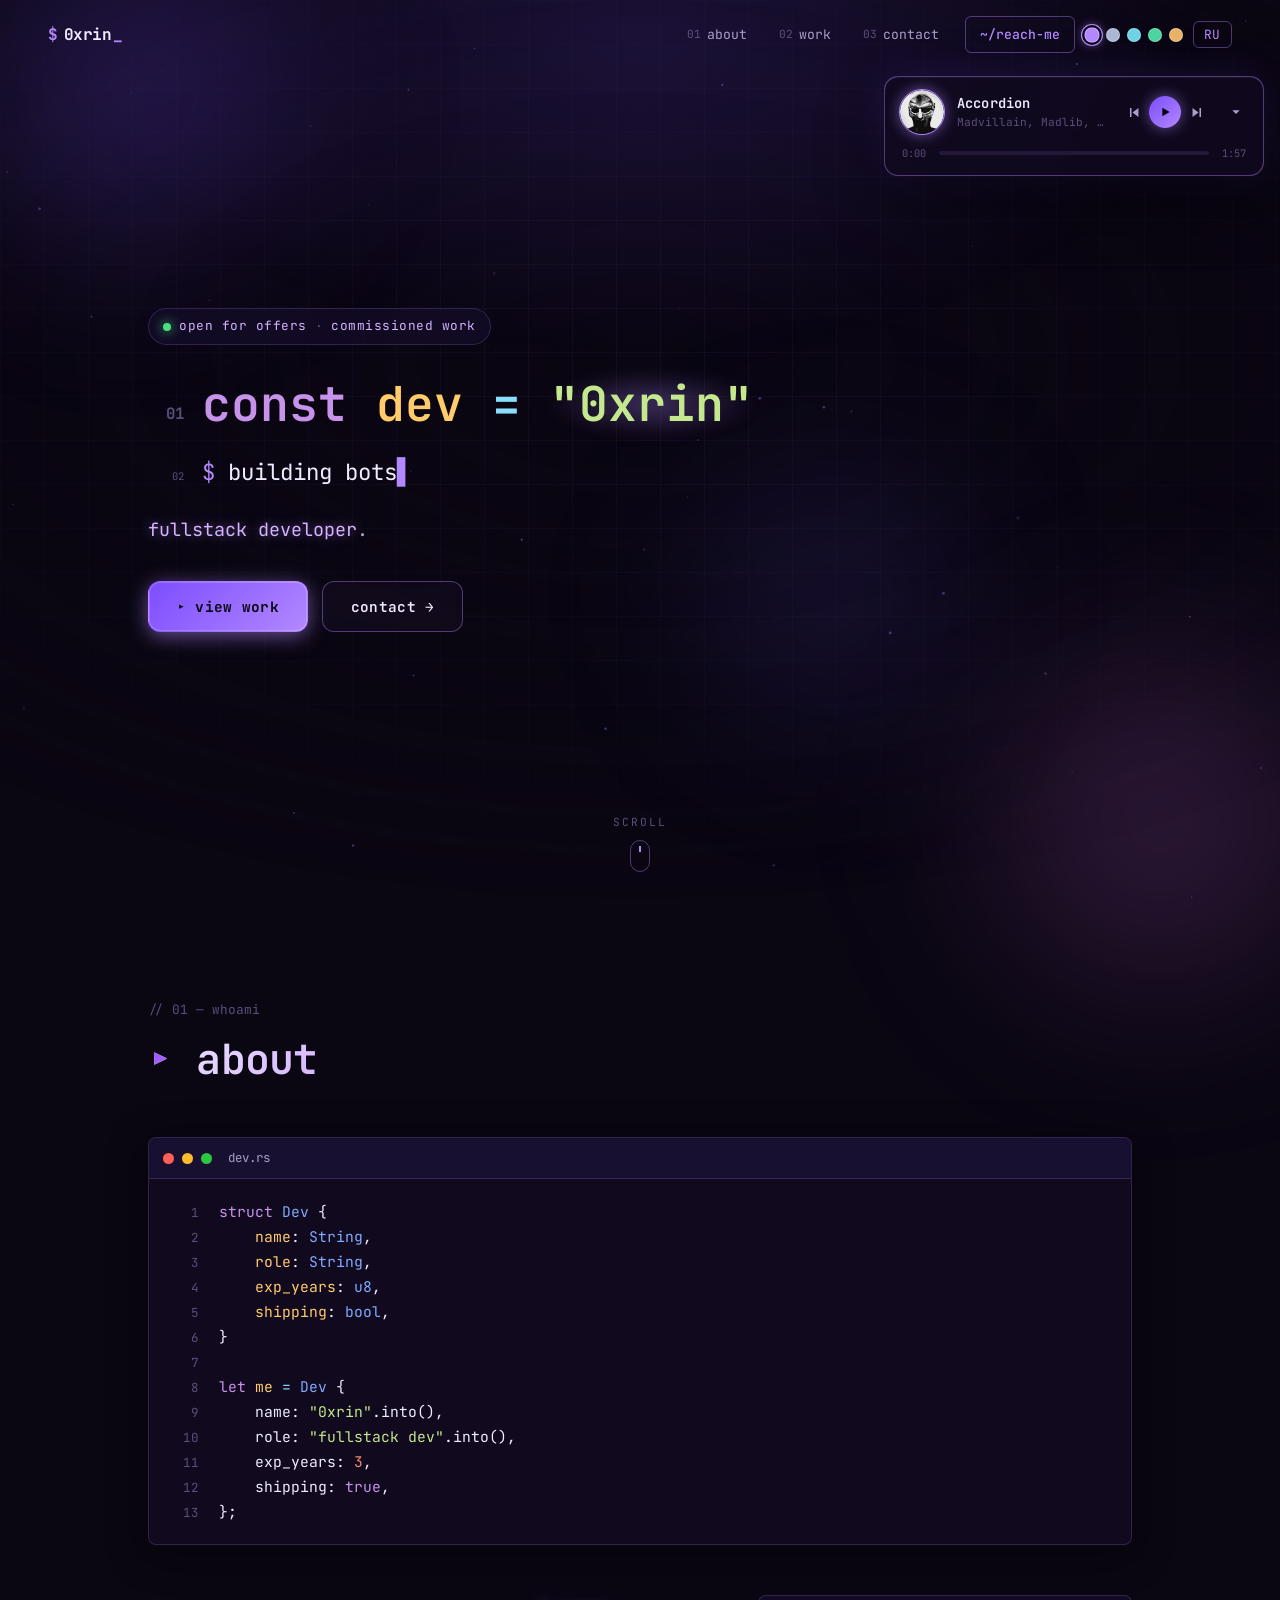
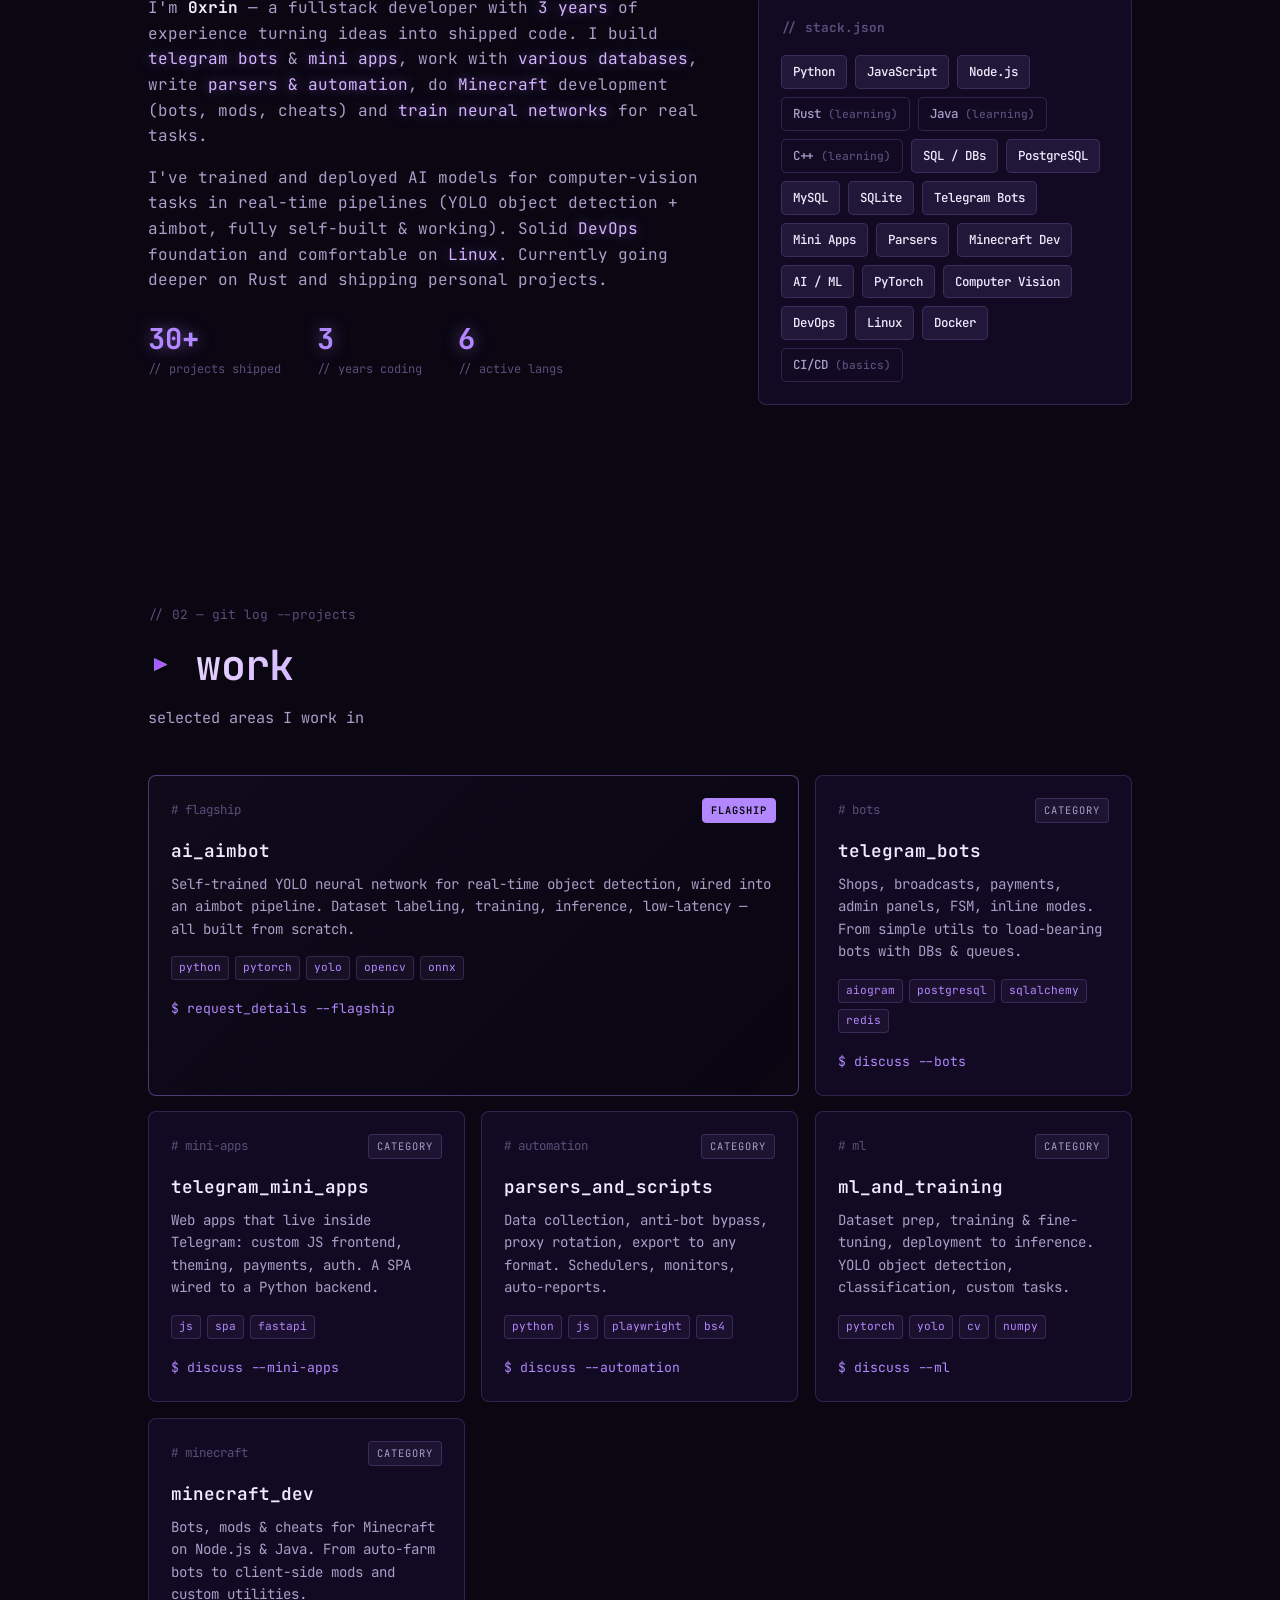
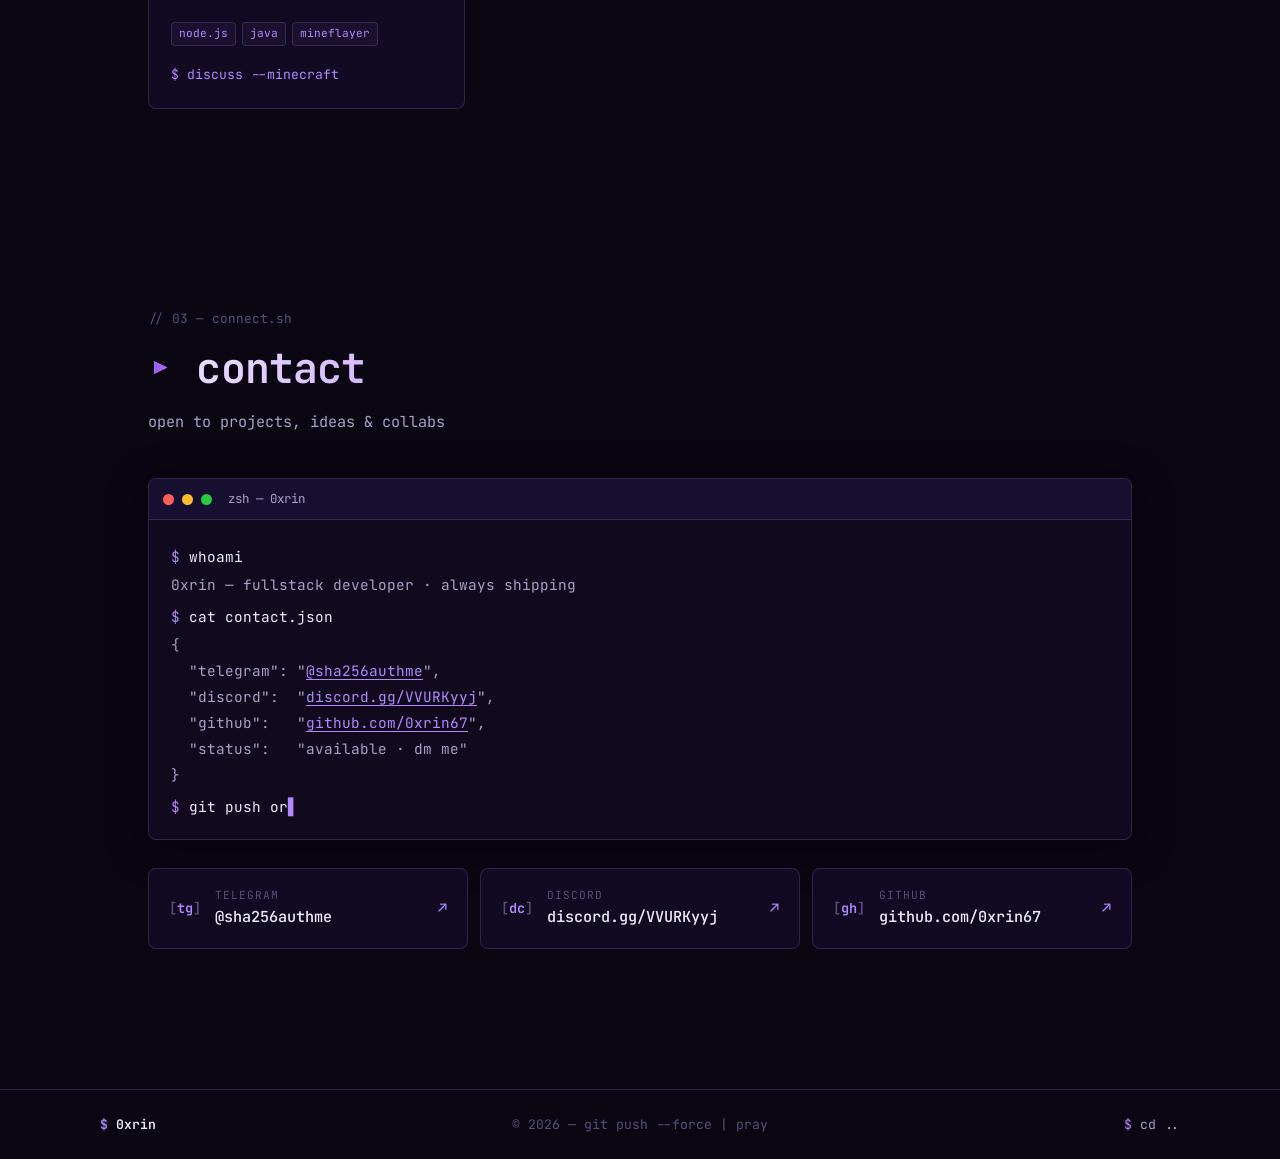
<file: index.html>
<!DOCTYPE html>
<html lang="en">
<head>
  <meta charset="UTF-8" />
  <meta name="viewport" content="width=device-width, initial-scale=1.0" />
  <meta name="description" content="0xrin — fullstack developer. Telegram bots, automation, AI/ML, Minecraft dev." />
  <meta name="author" content="0xrin" />
  <meta name="theme-color" content="#0a0a0f" />

  <link rel="canonical" href="https://0xrin.dev/" />

  <meta property="og:title" content="0xrin — developer" />
  <meta property="og:description" content="building bots · training AI · shipping code" />
  <meta property="og:type" content="website" />
  <meta property="og:url" content="https://0xrin.dev/" />
  <meta property="og:image" content="https://0xrin.dev/assets/og.png" />
  <meta property="og:image:width" content="1200" />
  <meta property="og:image:height" content="630" />

  <meta name="twitter:card" content="summary_large_image" />
  <meta name="twitter:title" content="0xrin — developer" />
  <meta name="twitter:description" content="building bots · training AI · shipping code" />
  <meta name="twitter:image" content="https://0xrin.dev/assets/og.png" />

  <title>0xrin — developer</title>

  <link rel="icon" href="data:image/svg+xml,<svg xmlns='http://www.w3.org/2000/svg' viewBox='0 0 100 100'><text y='.9em' font-size='90'>▸</text></svg>" />

  <link rel="preconnect" href="https://fonts.googleapis.com" />
  <link rel="preconnect" href="https://fonts.gstatic.com" crossorigin />
  <link href="https://fonts.googleapis.com/css2?family=JetBrains+Mono:wght@400;500;600;700&family=Inter:wght@400;500;600;700&display=swap" rel="stylesheet" />

  <link rel="stylesheet" href="css/style.css?v=3" />
</head>
<body>

  <div id="boot" class="boot" aria-hidden="true">
    <div class="boot-inner">
      <div class="boot-brand">0xrin<span class="boot-cursor">_</span></div>
      <div class="boot-log" id="bootLog"></div>
    </div>
  </div>

  <canvas id="particles" class="bg-particles" aria-hidden="true"></canvas>
  <div class="bg-grid" aria-hidden="true"></div>
  <div class="bg-orb bg-orb-1" aria-hidden="true"></div>
  <div class="bg-orb bg-orb-2" aria-hidden="true"></div>
  <div class="bg-orb bg-orb-3" aria-hidden="true"></div>

  <div class="scroll-progress" id="scrollProgress" aria-hidden="true"></div>

  <header class="navbar" id="navbar">
    <a href="#top" class="logo" aria-label="0xrin — home">
      <span class="logo-prompt">$</span><span class="logo-name">0xrin</span><span class="logo-cursor">_</span>
    </a>

    <nav class="nav-links" id="navLinks">
      <a href="#about" class="nav-link"><span class="nav-idx">01</span><span data-i18n="nav.about">about</span></a>
      <a href="#work" class="nav-link"><span class="nav-idx">02</span><span data-i18n="nav.work">work</span></a>
      <a href="#contact" class="nav-link"><span class="nav-idx">03</span><span data-i18n="nav.contact">contact</span></a>
      <a href="#contact" class="nav-link nav-cta" data-i18n="nav.cta">~/reach-me</a>
      <div class="theme-dots" id="themeDots" role="group" aria-label="Accent color">
        <button class="theme-dot" type="button" data-theme="violet" style="--d:#b388ff" aria-label="Violet"></button>
        <button class="theme-dot" type="button" data-theme="slate" style="--d:#aab8d4" aria-label="Slate gray"></button>
        <button class="theme-dot" type="button" data-theme="cyan" style="--d:#6fd3e6" aria-label="Cyan"></button>
        <button class="theme-dot" type="button" data-theme="emerald" style="--d:#4dd39e" aria-label="Emerald"></button>
        <button class="theme-dot" type="button" data-theme="amber" style="--d:#e8b366" aria-label="Amber"></button>
      </div>
      <button class="nav-link lang-toggle" id="langToggle" type="button" aria-label="Switch language / Сменить язык">RU</button>
    </nav>

    <button class="menu-toggle" id="menuToggle" aria-label="Menu" aria-expanded="false">
      <span></span><span></span><span></span>
    </button>
  </header>

  <main id="top">

    <section class="hero">
      <div class="hero-content">
        <p class="hero-tag reveal"><span class="dot"></span> <span class="status-text" data-i18n="hero.tag1">open for offers</span> <span class="status-sep">·</span> <span class="status-text" data-i18n="hero.tag2">commissioned work</span></p>

        <h1 class="hero-name reveal">
          <span class="line-no">01</span><span class="code-line"><span class="kw">const</span> <span class="var">dev</span> <span class="op">=</span> <span class="str">"0xrin"</span></span>
        </h1>

        <p class="hero-typed reveal">
          <span class="line-no">02</span><span class="code-line"><span class="prompt">$</span> <span id="typed" class="typed"></span><span class="cursor">▋</span></span>
        </p>

        <p class="hero-tagline reveal" data-i18n="hero.tagline" data-i18n-html>
          <span class="hl">fullstack developer</span>.
        </p>

        <div class="hero-actions reveal">
          <a href="#work" class="btn btn-primary"><span class="btn-arrow">▸</span> <span data-i18n="hero.viewWork">view work</span></a>
          <a href="#contact" class="btn btn-ghost"><span data-i18n="hero.contactBtn">contact</span> <span class="btn-arrow">→</span></a>
        </div>
      </div>

      <div class="scroll-hint" aria-hidden="true">
        <span class="hint-scroll" data-i18n="hint.scroll">scroll</span>
        <span class="hint-swipe" data-i18n="hint.swipe">swipe</span>
        <div class="mouse"><div class="wheel"></div></div>
        <svg class="swipe-arrow" viewBox="0 0 24 24" aria-hidden="true"><path d="M5 9l7 7 7-7" fill="none" stroke="currentColor" stroke-width="2" stroke-linecap="round" stroke-linejoin="round"/></svg>
      </div>
    </section>

    <section class="section" id="about">
      <div class="section-head reveal">
        <span class="section-comment">// 01 — whoami</span>
        <h2 class="section-title" data-i18n="about.title">about</h2>
      </div>

      <div class="editor reveal" role="img" aria-label="About 0xrin">
        <div class="editor-bar">
          <span class="dot red"></span>
          <span class="dot yellow"></span>
          <span class="dot green"></span>
          <span class="editor-tab">dev.rs</span>
        </div>
        <pre class="editor-body"><code><span class="ln">1</span><span class="kw">struct</span> <span class="type">Dev</span> {
<span class="ln">2</span>    <span class="field">name</span>: <span class="type">String</span>,
<span class="ln">3</span>    <span class="field">role</span>: <span class="type">String</span>,
<span class="ln">4</span>    <span class="field">exp_years</span>: <span class="type">u8</span>,
<span class="ln">5</span>    <span class="field">shipping</span>: <span class="type">bool</span>,
<span class="ln">6</span>}
<span class="ln">7</span>
<span class="ln">8</span><span class="kw">let</span> <span class="var">me</span> <span class="op">=</span> <span class="type">Dev</span> {
<span class="ln">9</span>    name: <span class="str">"0xrin"</span>.<span class="fn">into</span>(),
<span class="ln">10</span>    role: <span class="str">"fullstack dev"</span>.<span class="fn">into</span>(),
<span class="ln">11</span>    exp_years: <span class="num">3</span>,
<span class="ln">12</span>    shipping: <span class="kw">true</span>,
<span class="ln">13</span>};</code></pre>
      </div>

      <div class="about-grid">
        <div class="about-text reveal">
          <p data-i18n="about.p1" data-i18n-html>
            I'm <strong>0xrin</strong> — a fullstack developer with <span class="hl">3 years</span> of experience
            turning ideas into shipped code. I build <span class="hl">telegram bots</span>
            &amp; <span class="hl">mini apps</span>, work with <span class="hl">various databases</span>,
            write <span class="hl">parsers &amp; automation</span>, do <span class="hl">Minecraft</span>
            development (bots, mods, cheats) and <span class="hl">train neural networks</span> for real tasks.
          </p>
          <p data-i18n="about.p2" data-i18n-html>
            I've trained and deployed AI models for computer-vision tasks in real-time pipelines
            (YOLO object detection + aimbot, fully self-built &amp; working). Solid <span class="hl">DevOps</span> foundation
            and comfortable on <span class="hl">Linux</span>. Currently going deeper on Rust and shipping personal projects.
          </p>
          <div class="about-stats">
            <div class="stat">
              <span class="stat-num" data-target="30" data-suffix="+">0</span>
              <span class="stat-label" data-i18n="stat.projects">// projects shipped</span>
            </div>
            <div class="stat">
              <span class="stat-num" data-target="3" data-suffix="">0</span>
              <span class="stat-label" data-i18n="stat.years">// years coding</span>
            </div>
            <div class="stat">
              <span class="stat-num" data-target="6" data-suffix="">0</span>
              <span class="stat-label" data-i18n="stat.langs">// active langs</span>
            </div>
          </div>
        </div>

        <div class="stack reveal">
          <h3 class="stack-title">// stack.json</h3>
          <div class="badges">
            <span class="badge">Python</span>
            <span class="badge">JavaScript</span>
            <span class="badge">Node.js</span>
            <span class="badge badge-soft">Rust <small data-i18n="badge.learning">(learning)</small></span>
            <span class="badge badge-soft">Java <small data-i18n="badge.learning">(learning)</small></span>
            <span class="badge badge-soft">C++ <small data-i18n="badge.learning">(learning)</small></span>
            <span class="badge">SQL / DBs</span>
            <span class="badge">PostgreSQL</span>
            <span class="badge">MySQL</span>
            <span class="badge">SQLite</span>
            <span class="badge">Telegram Bots</span>
            <span class="badge">Mini Apps</span>
            <span class="badge">Parsers</span>
            <span class="badge">Minecraft Dev</span>
            <span class="badge">AI / ML</span>
            <span class="badge">PyTorch</span>
            <span class="badge">Computer Vision</span>
            <span class="badge">DevOps</span>
            <span class="badge">Linux</span>
            <span class="badge">Docker</span>
            <span class="badge badge-soft">CI/CD <small data-i18n="badge.basics">(basics)</small></span>
          </div>
        </div>
      </div>
    </section>

    <section class="section" id="work">
      <div class="section-head reveal">
        <span class="section-comment">// 02 — git log --projects</span>
        <h2 class="section-title" data-i18n="work.title">work</h2>
        <p class="section-sub" data-i18n="work.sub">selected areas I work in</p>
      </div>

      <div class="projects-grid">

        <article class="project-card project-featured reveal">
          <div class="project-top">
            <span class="project-hash"># flagship</span>
            <span class="project-tag project-tag-hot" data-i18n="proj.flagshipTag">FLAGSHIP</span>
          </div>
          <h3 class="project-name">ai_aimbot</h3>
          <p class="project-desc" data-i18n="proj.ai.desc">
            Self-trained YOLO neural network for real-time object detection, wired into an aimbot pipeline.
            Dataset labeling, training, inference, low-latency — all built from scratch.
          </p>
          <div class="project-tech">
            <span>python</span><span>pytorch</span><span>yolo</span><span>opencv</span><span>onnx</span>
          </div>
          <a href="#contact" class="project-link"><span class="prompt">$</span> request_details --flagship</a>
        </article>

        <article class="project-card reveal">
          <div class="project-top">
            <span class="project-hash"># bots</span>
            <span class="project-tag" data-i18n="proj.category">category</span>
          </div>
          <h3 class="project-name">telegram_bots</h3>
          <p class="project-desc" data-i18n="proj.bots.desc">
            Shops, broadcasts, payments, admin panels, FSM, inline modes.
            From simple utils to load-bearing bots with DBs &amp; queues.
          </p>
          <div class="project-tech">
            <span>aiogram</span><span>postgresql</span><span>sqlalchemy</span><span>redis</span>
          </div>
          <a href="#contact" class="project-link"><span class="prompt">$</span> discuss --bots</a>
        </article>

        <article class="project-card reveal">
          <div class="project-top">
            <span class="project-hash"># mini-apps</span>
            <span class="project-tag" data-i18n="proj.category">category</span>
          </div>
          <h3 class="project-name">telegram_mini_apps</h3>
          <p class="project-desc" data-i18n="proj.miniapps.desc">
            Web apps that live inside Telegram: custom JS frontend, theming, payments, auth.
            A SPA wired to a Python backend.
          </p>
          <div class="project-tech">
            <span>js</span><span>spa</span><span>fastapi</span>
          </div>
          <a href="#contact" class="project-link"><span class="prompt">$</span> discuss --mini-apps</a>
        </article>

        <article class="project-card reveal">
          <div class="project-top">
            <span class="project-hash"># automation</span>
            <span class="project-tag" data-i18n="proj.category">category</span>
          </div>
          <h3 class="project-name">parsers_and_scripts</h3>
          <p class="project-desc" data-i18n="proj.automation.desc">
            Data collection, anti-bot bypass, proxy rotation, export to any format.
            Schedulers, monitors, auto-reports.
          </p>
          <div class="project-tech">
            <span>python</span><span>js</span><span>playwright</span><span>bs4</span>
          </div>
          <a href="#contact" class="project-link"><span class="prompt">$</span> discuss --automation</a>
        </article>

        <article class="project-card reveal">
          <div class="project-top">
            <span class="project-hash"># ml</span>
            <span class="project-tag" data-i18n="proj.category">category</span>
          </div>
          <h3 class="project-name">ml_and_training</h3>
          <p class="project-desc" data-i18n="proj.ml.desc">
            Dataset prep, training &amp; fine-tuning, deployment to inference.
            YOLO object detection, classification, custom tasks.
          </p>
          <div class="project-tech">
            <span>pytorch</span><span>yolo</span><span>cv</span><span>numpy</span>
          </div>
          <a href="#contact" class="project-link"><span class="prompt">$</span> discuss --ml</a>
        </article>

        <article class="project-card reveal">
          <div class="project-top">
            <span class="project-hash"># minecraft</span>
            <span class="project-tag" data-i18n="proj.category">category</span>
          </div>
          <h3 class="project-name">minecraft_dev</h3>
          <p class="project-desc" data-i18n="proj.minecraft.desc">
            Bots, mods &amp; cheats for Minecraft on Node.js &amp; Java.
            From auto-farm bots to client-side mods and custom utilities.
          </p>
          <div class="project-tech">
            <span>node.js</span><span>java</span><span>mineflayer</span>
          </div>
          <a href="#contact" class="project-link"><span class="prompt">$</span> discuss --minecraft</a>
        </article>

      </div>
    </section>

    <section class="section" id="contact">
      <div class="section-head reveal">
        <span class="section-comment">// 03 — connect.sh</span>
        <h2 class="section-title" data-i18n="contact.title">contact</h2>
        <p class="section-sub" data-i18n="contact.sub">open to projects, ideas &amp; collabs</p>
      </div>

      <div class="terminal reveal">
        <div class="editor-bar">
          <span class="dot red"></span>
          <span class="dot yellow"></span>
          <span class="dot green"></span>
          <span class="editor-tab">zsh — 0xrin</span>
        </div>
        <div class="terminal-body">
          <p class="t-line"><span class="prompt">$</span> whoami</p>
          <p class="t-out" data-i18n="terminal.whoamiOut">0xrin — fullstack developer · always shipping</p>

          <p class="t-line"><span class="prompt">$</span> cat contact.json</p>
          <pre class="t-out t-json">{
  "telegram": "<a href="https://t.me/sha256authme" target="_blank" rel="noopener">@sha256authme</a>",
  "discord":  "<a href="https://discord.gg/VVURKyyj" target="_blank" rel="noopener">discord.gg/VVURKyyj</a>",
  "github":   "<a href="https://github.com/0xrin67" target="_blank" rel="noopener">github.com/0xrin67</a>",
  "status":   "available · dm me"
}</pre>

          <p class="t-line"><span class="prompt">$</span> <span id="termType"></span><span class="cursor-inline">▋</span></p>
        </div>
      </div>

      <div class="contacts-wrap reveal">

        <a href="https://t.me/sha256authme" target="_blank" rel="noopener" class="contact-card">
          <span class="contact-icon"><span class="contact-bracket">[</span>tg<span class="contact-bracket">]</span></span>
          <span class="contact-info">
            <span class="contact-label">telegram</span>
            <span class="contact-value">@sha256authme</span>
          </span>
          <span class="contact-arrow">↗</span>
        </a>

        <a href="https://discord.gg/VVURKyyj" target="_blank" rel="noopener" class="contact-card">
          <span class="contact-icon"><span class="contact-bracket">[</span>dc<span class="contact-bracket">]</span></span>
          <span class="contact-info">
            <span class="contact-label">discord</span>
            <span class="contact-value">discord.gg/VVURKyyj</span>
          </span>
          <span class="contact-arrow">↗</span>
        </a>

        <a href="https://github.com/0xrin67" target="_blank" rel="noopener" class="contact-card">
          <span class="contact-icon"><span class="contact-bracket">[</span>gh<span class="contact-bracket">]</span></span>
          <span class="contact-info">
            <span class="contact-label">github</span>
            <span class="contact-value">github.com/0xrin67</span>
          </span>
          <span class="contact-arrow">↗</span>
        </a>
      </div>
    </section>
  </main>

  <footer class="footer">
    <div class="footer-inner">
      <span class="footer-logo"><span class="prompt">$</span> 0xrin</span>
      <span class="footer-text">© <span id="year"></span> &mdash; <span id="footerMeme">built at 3am, deployed at 4</span></span>
      <a href="#top" class="footer-top"><span class="prompt">$</span> cd ..</a>
    </div>
  </footer>

  <div class="player collapsed" id="player">
    <div class="player-header">
      <div class="track-art" id="trackArt" title="play / pause">
        <span class="track-art-icon">♪</span>
        <img class="track-cover" id="trackCover" alt="" />
      </div>
      <div class="track-meta">
        <span class="track-title" id="trackTitle">--</span>
        <span class="track-artist" id="trackArtist">no track loaded</span>
      </div>
      <div class="player-header-controls">
        <button class="ctrl-btn" id="prevBtn" aria-label="Previous track"><svg viewBox="0 0 24 24" aria-hidden="true"><path d="M7 5.5h2.2v13H7zM19 5.5v13l-8.5-6.5z"/></svg></button>
        <button class="ctrl-btn ctrl-play" id="playBtn" aria-label="Play/pause"><svg viewBox="0 0 24 24" aria-hidden="true"><path d="M8 5.5v13l11-6.5z"/></svg></button>
        <button class="ctrl-btn" id="nextBtn" aria-label="Next track"><svg viewBox="0 0 24 24" aria-hidden="true"><path d="M14.8 5.5H17v13h-2.2zM5 5.5v13l8.5-6.5z"/></svg></button>
      </div>
      <button class="player-toggle" id="playerToggle" aria-label="Expand player" aria-expanded="false">
        <span class="toggle-arrow" aria-hidden="true"><svg viewBox="0 0 24 24" aria-hidden="true"><path d="M6.5 9.5l5.5 5.5 5.5-5.5z"/></svg></span>
      </button>
    </div>
    <div class="player-progress-row">
      <span class="time" id="curTime">0:00</span>
      <div class="progress" id="progressBar">
        <div class="progress-fill" id="progressFill"></div>
        <div class="progress-handle" id="progressHandle"></div>
      </div>
      <span class="time" id="durTime">0:00</span>
    </div>
    <div class="player-body">
      <canvas class="visualizer" id="visualizer" width="320" height="36" aria-hidden="true"></canvas>
      <div class="volume-wrap">
        <button class="ctrl-btn vol-btn" id="muteBtn" aria-label="Mute/unmute"><svg viewBox="0 0 24 24" aria-hidden="true"><path d="M4 9.5v5h3.2L12 19V5L7.2 9.5z"/><path d="M15 8.8a4.4 4.4 0 0 1 0 6.4" fill="none" stroke="currentColor" stroke-width="1.7" stroke-linecap="round"/><path d="M17.4 6.4a7.6 7.6 0 0 1 0 11.2" fill="none" stroke="currentColor" stroke-width="1.7" stroke-linecap="round"/></svg></button>
        <div class="volume" id="volumeBar">
          <div class="volume-fill" id="volumeFill"></div>
        </div>
      </div>
      <div class="playlist" id="playlist" aria-label="Playlist"></div>
    </div>
  </div>

  <button class="player-fab" id="playerFab" aria-label="Show music player">
    <svg class="fab-music" viewBox="0 0 24 24" aria-hidden="true"><path d="M9 18V6l10-2v12" fill="none" stroke="currentColor" stroke-width="1.8" stroke-linecap="round" stroke-linejoin="round"/><circle cx="6.4" cy="18" r="2.6"/><circle cx="16.4" cy="16" r="2.6"/></svg>
    <svg class="fab-close" viewBox="0 0 24 24" aria-hidden="true"><path d="M6 6l12 12M18 6L6 18" fill="none" stroke="currentColor" stroke-width="2" stroke-linecap="round"/></svg>
  </button>

  <audio id="audio" preload="metadata"></audio>

  <script src="js/i18n.js?v=3"></script>
  <script src="js/main.js?v=3"></script>
  <script src="js/player.js?v=3"></script>
</body>
</html>
</file>
<file: css/style.css>
:root {

  --bg-0: #0a0612;
  --bg-1: #110a1f;
  --bg-2: #181030;
  --bg-3: #20153f;

  --neon: #b388ff;
  --neon-bright: #d4b3ff;
  --neon-dim: #7c4dff;
  --neon-glow: rgba(179, 136, 255, 0.55);
  --magenta: #e879f9;
  --indigo: #6d5cff;
  --cyan: #67e8f9;

  --fg: #f0ebff;
  --fg-dim: #a99fc8;
  --fg-mute: #5a4f7a;

  --syn-kw:   #c792ea;
  --syn-str:  #c3e88d;
  --syn-fn:   #82aaff;
  --syn-var:  #ffcb6b;
  --syn-op:   #89ddff;
  --syn-com:  #5a4f7a;
  --syn-num:  #f78c6c;

  --glass: rgba(24, 16, 48, 0.55);
  --glass-strong: rgba(17, 10, 31, 0.88);
  --border: rgba(179, 136, 255, 0.2);
  --border-strong: rgba(179, 136, 255, 0.4);

  --mono: 'JetBrains Mono', 'SF Mono', 'Courier New', monospace;
  --sans: 'Inter', system-ui, -apple-system, sans-serif;
  --maxw: 1080px;
}

*, *::before, *::after { box-sizing: border-box; margin: 0; padding: 0; }
html { scroll-behavior: smooth; }

body {
  font-family: var(--mono);
  background: var(--bg-0);
  color: var(--fg);
  line-height: 1.6;
  font-size: 15px;
  overflow-x: hidden;
  min-height: 100vh;
  -webkit-font-smoothing: antialiased;
}

a { color: inherit; text-decoration: none; }
button { font-family: inherit; cursor: pointer; border: none; background: none; color: inherit; }
code, pre { font-family: var(--mono); }
::selection { background: var(--neon); color: #000; }

.bg-particles {
  position: fixed; inset: 0; z-index: -2;
  pointer-events: none;
  opacity: 0.7;
}

.bg-grid {
  position: fixed; inset: 0; z-index: -3;
  background-color: var(--bg-0);
  background-image:
    linear-gradient(rgba(179, 136, 255, 0.05) 1px, transparent 1px),
    linear-gradient(90deg, rgba(179, 136, 255, 0.05) 1px, transparent 1px);
  background-size: 44px 44px;
  mask-image: radial-gradient(ellipse 80% 60% at 50% 40%, #000 0%, transparent 100%);
  -webkit-mask-image: radial-gradient(ellipse 80% 60% at 50% 40%, #000 0%, transparent 100%);
  pointer-events: none;
}

.bg-orb {
  position: fixed;
  border-radius: 50%;
  filter: blur(80px);
  pointer-events: none;
  z-index: -2;
}
.bg-orb-1 {
  width: 460px; height: 460px;
  background: radial-gradient(circle, rgba(124, 77, 255, 0.35), transparent 65%);
  top: -140px; left: -100px;
  animation: orbFloat1 22s ease-in-out infinite;
}
.bg-orb-2 {
  width: 520px; height: 520px;
  background: radial-gradient(circle, rgba(232, 121, 249, 0.22), transparent 65%);
  bottom: -180px; right: -140px;
  animation: orbFloat2 26s ease-in-out infinite;
}
.bg-orb-3 {
  width: 380px; height: 380px;
  background: radial-gradient(circle, rgba(109, 92, 255, 0.2), transparent 65%);
  top: 45%; left: 50%;
  animation: orbFloat3 30s ease-in-out infinite;
}
@keyframes orbFloat1 {
  0%, 100% { transform: translate(0, 0); }
  33%      { transform: translate(70px, -50px); }
  66%      { transform: translate(-40px, 60px); }
}
@keyframes orbFloat2 {
  0%, 100% { transform: translate(0, 0); }
  50%      { transform: translate(-60px, -40px); }
}
@keyframes orbFloat3 {
  0%, 100% { transform: translate(-50%, -50%) scale(1); }
  50%      { transform: translate(-40%, -55%) scale(1.15); }
}

body::before {
  content: '';
  position: fixed;
  top: -30%; left: 50%;
  transform: translateX(-50%);
  width: 90vw; height: 70vh;
  background: radial-gradient(ellipse, rgba(124, 77, 255, 0.16), transparent 70%);
  pointer-events: none;
  z-index: -2;
}

.scroll-progress {
  position: fixed; top: 0; left: 0;
  height: 2px; width: 0%;
  background: var(--neon);
  box-shadow: 0 0 10px var(--neon-glow);
  z-index: 200;
  transition: width 0.1s linear;
}

.navbar {
  position: fixed; top: 0; left: 0; right: 0;
  display: flex; align-items: center; justify-content: space-between;
  padding: 16px clamp(20px, 5vw, 48px);
  z-index: 100;
  transition: background 0.3s, backdrop-filter 0.3s, padding 0.3s, border-color 0.3s;
  border-bottom: 1px solid transparent;
}
.navbar.scrolled {
  background: rgba(7, 7, 11, 0.7);
  backdrop-filter: blur(16px);
  -webkit-backdrop-filter: blur(16px);
  border-bottom: 1px solid var(--border);
  padding: 12px clamp(20px, 5vw, 48px);
}
.logo {
  font-family: var(--mono);
  font-weight: 700;
  font-size: 1rem;
  letter-spacing: -0.5px;
  display: flex; align-items: center; gap: 2px;
}
.logo-prompt { color: var(--neon); margin-right: 4px; }
.logo-name { color: var(--fg); }
.logo-cursor { color: var(--neon); animation: blink 1.1s steps(2) infinite; }
.logo:hover .logo-name { text-shadow: 0 0 12px var(--neon-glow); }

.nav-links { display: flex; align-items: center; gap: 4px; }
.nav-link {
  padding: 7px 14px;
  border-radius: 6px;
  font-size: 0.82rem;
  color: var(--fg-dim);
  transition: color 0.2s, background 0.2s;
  display: inline-flex; align-items: center; gap: 6px;
}
.nav-idx { color: var(--fg-mute); font-size: 0.7rem; }
.nav-link:hover { color: var(--fg); background: rgba(179, 136, 255, 0.08); }
.nav-link:hover .nav-idx { color: var(--neon); }
.nav-cta {
  border: 1px solid var(--border-strong);
  color: var(--neon);
  font-weight: 500;
  margin-left: 8px;
}
.nav-cta:hover {
  background: var(--neon);
  color: #000;
  border-color: var(--neon);
  box-shadow: 0 0 18px var(--neon-glow);
}

.menu-toggle { display: none; flex-direction: column; gap: 5px; padding: 8px; }
.menu-toggle span {
  width: 22px; height: 2px;
  background: var(--fg);
  transition: transform 0.3s, opacity 0.3s;
}
.menu-toggle.active span:nth-child(1) { transform: translateY(7px) rotate(45deg); }
.menu-toggle.active span:nth-child(2) { opacity: 0; }
.menu-toggle.active span:nth-child(3) { transform: translateY(-7px) rotate(-45deg); }

@keyframes blink { 0%, 49% { opacity: 1; } 50%, 100% { opacity: 0; } }

.hero {
  min-height: 100vh;
  display: flex; flex-direction: column;
  align-items: flex-start; justify-content: center;
  padding: 120px clamp(20px, 5vw, 48px) 80px;
  max-width: var(--maxw);
  margin: 0 auto;
  position: relative;
}
.hero-content { width: 100%; max-width: 760px; }

.hero-tag {
  display: inline-flex; align-items: center; gap: 8px;
  font-size: 0.8rem;
  color: var(--fg-dim);
  margin-bottom: 28px;
  letter-spacing: 0.5px;
  padding: 7px 14px;
  border-radius: 999px;
  background: var(--glass);
  border: 1px solid var(--border);
  backdrop-filter: blur(8px);
}
.hero-tag .dot {
  width: 8px; height: 8px;
  border-radius: 50%;
  background: #4ade80;
  box-shadow: 0 0 12px #4ade80;
  animation: pulse 2s ease infinite;
}
.hero-tag .status-text { color: var(--neon-bright); }
.hero-tag .status-sep { color: var(--fg-mute); }
@keyframes pulse {
  0%, 100% { opacity: 1; transform: scale(1); box-shadow: 0 0 12px #4ade80; }
  50% { opacity: 0.6; transform: scale(0.8); box-shadow: 0 0 6px #4ade80; }
}

.hero-name { margin-bottom: 20px; line-height: 1.3; }
.hero-typed { margin-bottom: 24px; line-height: 1.6; }
.hero-tagline {
  font-size: clamp(1rem, 2vw, 1.15rem);
  color: var(--fg-dim);
  margin-bottom: 36px;
  max-width: 540px;
}
.hl {
  color: var(--neon-bright);
  text-shadow: 0 0 12px var(--neon-glow);
  position: relative;
}

.code-line {
  display: inline-block;
  font-family: var(--mono);
  font-size: clamp(1.1rem, 3.5vw, 2rem);
}
.hero-name .code-line {
  font-size: clamp(1.6rem, 6vw, 3rem);
  font-weight: 600;
}
.hero-name .str {
  position: relative;
  display: inline-block;
}
.hero-name .str::after {
  content: '';
  position: absolute;
  inset: -2px -6px;
  background: radial-gradient(ellipse, var(--neon-glow), transparent 70%);
  z-index: -1;
  filter: blur(8px);
  opacity: 0.6;
}
.hero-typed .code-line { font-size: clamp(1rem, 2.5vw, 1.4rem); }
.hero-typed .str { color: var(--neon-bright); text-shadow: 0 0 10px var(--neon-glow); }

.line-no {
  display: inline-block;
  width: 36px;
  text-align: right;
  margin-right: 18px;
  color: var(--fg-mute);
  font-size: 0.7em;
  user-select: none;
  vertical-align: middle;
}

.kw   { color: var(--syn-kw); }
.str  { color: var(--syn-str); }
.type { color: var(--syn-fn); }
.var  { color: var(--syn-var); }
.op   { color: var(--syn-op); }
.com  { color: var(--syn-com); }
.num  { color: var(--syn-num); }
.field{ color: var(--syn-var); }
.prompt { color: var(--neon); }
.cursor { color: var(--neon); }
.cursor-inline { color: var(--neon); }

.hero-actions { display: flex; gap: 14px; flex-wrap: wrap; }
.btn {
  position: relative;
  overflow: hidden;
  isolation: isolate;
  padding: 13px 28px;
  border-radius: 12px;
  font-family: var(--mono);
  font-weight: 600;
  font-size: 0.9rem;
  letter-spacing: 0.02em;
  transition: transform 0.28s cubic-bezier(.2,.8,.2,1), box-shadow 0.28s ease, background 0.28s ease, border-color 0.28s ease, color 0.28s ease;
  display: inline-flex; align-items: center; gap: 9px;
  border: 1px solid transparent;
}
.btn > span { position: relative; z-index: 1; }
.btn:active { transform: translateY(-1px) scale(0.98); }
.btn-arrow { transition: transform 0.28s cubic-bezier(.2,.8,.2,1); }

.btn::before {
  content: "";
  position: absolute;
  inset: 0;
  z-index: 0;
  background: linear-gradient(120deg, transparent 25%, rgba(255,255,255,0.35) 50%, transparent 75%);
  transform: translateX(-130%);
  transition: transform 0.65s cubic-bezier(.2,.8,.2,1);
  pointer-events: none;
}
.btn:hover::before { transform: translateX(130%); }

.btn-primary {
  background: linear-gradient(135deg, var(--neon-dim), var(--neon), var(--magenta));
  background-size: 200% 200%;
  color: #0a0612;
  font-weight: 700;
  animation: btnShimmer 4s ease infinite;
  box-shadow: 0 4px 20px var(--neon-glow), inset 0 0 0 1px rgba(255,255,255,0.18);
}
@keyframes btnShimmer {
  0%, 100% { background-position: 0% 50%; }
  50%      { background-position: 100% 50%; }
}
.btn-primary:hover {
  transform: translateY(-3px);
  box-shadow: 0 12px 34px var(--neon-glow), 0 0 26px var(--neon-glow);
}
.btn-primary:hover .btn-arrow { transform: translateX(4px); }

.btn-ghost {
  border-color: var(--border-strong);
  color: var(--fg);
  background: rgba(179, 136, 255, 0.04);
  -webkit-backdrop-filter: blur(4px);
  backdrop-filter: blur(4px);
}
.btn-ghost:hover {
  transform: translateY(-3px);
  border-color: var(--neon);
  color: var(--neon-bright);
  background: rgba(179, 136, 255, 0.12);
  box-shadow: 0 10px 28px rgba(0, 0, 0, 0.35), 0 0 18px var(--neon-glow);
}
.btn-ghost:hover .btn-arrow { transform: translateX(4px); }

.scroll-hint {
  position: absolute; bottom: 28px; left: 50%;
  transform: translateX(-50%);
  display: flex; flex-direction: column; align-items: center; gap: 8px;
  color: var(--fg-mute);
  font-size: 0.7rem;
  letter-spacing: 2px;
  text-transform: uppercase;
  animation: bob 2s ease-in-out infinite;
}
.mouse {
  width: 20px; height: 32px;
  border: 1px solid var(--border-strong);
  border-radius: 10px;
  display: flex; justify-content: center;
  padding-top: 5px;
}
.wheel {
  width: 2px; height: 6px;
  background: var(--neon);
  animation: wheel 1.6s ease infinite;
}
@keyframes wheel { 0% { opacity: 1; transform: translateY(0); } 100% { opacity: 0; transform: translateY(8px); } }
@keyframes bob { 0%, 100% { transform: translateX(-50%) translateY(0); } 50% { transform: translateX(-50%) translateY(-5px); } }
@keyframes swipeBounce { 0%, 100% { transform: translateY(0); opacity: 0.45; } 50% { transform: translateY(7px); opacity: 1; } }

.hint-swipe { display: none; }
.swipe-arrow { display: none; width: 24px; height: 24px; color: var(--neon); }
.player-fab { display: none; }

.section {
  max-width: var(--maxw);
  margin: 0 auto;
  padding: clamp(50px, 8vw, 100px) clamp(20px, 5vw, 48px);
}
.section-head { margin-bottom: 44px; }
.section-comment {
  display: block;
  color: var(--syn-com);
  font-size: 0.8rem;
  margin-bottom: 6px;
}
.section-title {
  font-size: clamp(1.8rem, 4vw, 2.6rem);
  font-weight: 600;
  letter-spacing: -0.02em;
  color: var(--fg);
  background: linear-gradient(135deg, var(--fg), var(--neon-bright));
  -webkit-background-clip: text;
  background-clip: text;
  -webkit-text-fill-color: transparent;
  display: inline-block;
}
.section-title::before {
  content: '▸ ';
  background: linear-gradient(135deg, var(--neon-dim), var(--magenta));
  -webkit-background-clip: text;
  background-clip: text;
  -webkit-text-fill-color: transparent;
}
.section-sub { color: var(--fg-dim); margin-top: 8px; font-size: 0.95rem; }

.editor {
  background: var(--bg-1);
  border: 1px solid var(--border);
  border-radius: 8px;
  overflow: hidden;
  margin-bottom: 50px;
  box-shadow: 0 8px 40px rgba(0, 0, 0, 0.4);
}
.editor-bar {
  display: flex; align-items: center; gap: 8px;
  padding: 10px 14px;
  background: var(--bg-2);
  border-bottom: 1px solid var(--border);
}
.editor-bar .dot { width: 11px; height: 11px; border-radius: 50%; }
.editor-bar .red    { background: #ff5f57; }
.editor-bar .yellow { background: #febc2e; }
.editor-bar .green  { background: #28c840; }
.editor-tab {
  margin-left: 8px;
  font-size: 0.78rem;
  color: var(--fg-dim);
}
.editor-body {
  padding: 20px 22px;
  font-size: 0.92rem;
  line-height: 1.7;
  overflow-x: auto;
}
.editor-body .ln {
  display: inline-block;
  width: 28px;
  text-align: right;
  margin-right: 20px;
  color: var(--fg-mute);
  user-select: none;
  font-size: 0.85em;
}

.terminal {
  background: var(--bg-1);
  border: 1px solid var(--border);
  border-radius: 8px;
  overflow: hidden;
  margin-bottom: 28px;
  box-shadow: 0 8px 40px rgba(0, 0, 0, 0.4);
}
.terminal-body {
  padding: 20px 22px;
  font-size: 0.9rem;
  line-height: 1.8;
}
.t-line { color: var(--fg); margin-top: 4px; }
.t-out { color: var(--fg-dim); padding-left: 0; margin: 2px 0 6px; }
.t-json { color: var(--fg-dim); }
.t-json a { color: var(--neon); text-decoration: underline; text-underline-offset: 3px; }
.t-json a:hover { text-shadow: 0 0 10px var(--neon-glow); }

.about-grid {
  display: grid;
  grid-template-columns: 1.5fr 1fr;
  gap: 50px;
  align-items: start;
}
.about-text p { color: var(--fg-dim); font-size: 1rem; margin-bottom: 16px; }
.about-text strong { color: var(--fg); }

.about-stats {
  display: flex; gap: 36px;
  margin-top: 32px;
  flex-wrap: wrap;
}
.stat { display: flex; flex-direction: column; }
.stat-num {
  font-family: var(--mono);
  font-size: 1.8rem; font-weight: 700;
  color: var(--neon);
  text-shadow: 0 0 16px var(--neon-glow);
  line-height: 1;
}
.stat-label {
  color: var(--fg-mute);
  font-size: 0.75rem;
  margin-top: 6px;
}

.stack {
  background: var(--glass);
  border: 1px solid var(--border);
  border-radius: 8px;
  padding: 22px;
}
.stack-title {
  color: var(--syn-com);
  font-size: 0.8rem;
  margin-bottom: 16px;
}
.badges { display: flex; flex-wrap: wrap; gap: 8px; }
.badge {
  padding: 6px 11px;
  border-radius: 5px;
  font-size: 0.78rem;
  font-weight: 500;
  background: rgba(179, 136, 255, 0.1);
  border: 1px solid var(--border);
  color: var(--fg);
  transition: all 0.25s cubic-bezier(.2,.7,.3,1);
  cursor: default;
}
.badge:hover {
  background: rgba(179, 136, 255, 0.22);
  border-color: var(--neon);
  color: var(--neon-bright);
  transform: translateY(-2px);
  box-shadow: 0 4px 14px var(--neon-glow);
}
.badge-soft { background: transparent; color: var(--fg-dim); }
.badge small { color: var(--fg-mute); font-size: 0.7rem; }

.projects-grid {
  display: grid;
  grid-template-columns: repeat(auto-fit, minmax(290px, 1fr));
  gap: 16px;
}
.project-card {
  position: relative;
  background: var(--glass);
  border: 1px solid var(--border);
  border-radius: 8px;
  padding: 22px;
  transition: transform 0.18s ease-out, border-color 0.35s, background 0.35s, box-shadow 0.35s;
  transform-style: preserve-3d;
  will-change: transform;
  overflow: hidden;
}
.project-card::before {
  content: '';
  position: absolute;
  top: 0; left: 0;
  width: 100%; height: 100%;
  background: radial-gradient(circle at var(--mx, 50%) var(--my, 50%), rgba(179, 136, 255, 0.12), transparent 50%);
  opacity: 0;
  transition: opacity 0.3s;
  pointer-events: none;
}
.project-card::after {
  content: '';
  position: absolute;
  left: 0; bottom: 0;
  width: 100%; height: 2px;
  background: linear-gradient(90deg, transparent, var(--neon), var(--magenta), transparent);
  transform: scaleX(0);
  transform-origin: left;
  transition: transform 0.5s cubic-bezier(.2,.7,.3,1);
}
.project-card:hover {
  transform: translateY(-6px);
  border-color: var(--neon);
  background: rgba(24, 16, 48, 0.75);
  box-shadow: 0 16px 40px rgba(0,0,0,0.4), 0 0 30px var(--neon-glow);
}
.project-card:hover::before { opacity: 1; }
.project-card:hover::after { transform: scaleX(1); }

.project-top { display: flex; align-items: center; justify-content: space-between; margin-bottom: 14px; }
.project-hash { color: var(--syn-com); font-size: 0.78rem; }
.project-tag {
  font-size: 0.65rem;
  letter-spacing: 1px;
  text-transform: uppercase;
  padding: 3px 8px;
  border-radius: 4px;
  background: rgba(179, 136, 255, 0.08);
  color: var(--fg-dim);
  border: 1px solid var(--border);
}
.project-tag-hot {
  background: var(--neon);
  color: #000;
  border-color: var(--neon);
  font-weight: 600;
  position: relative;
}
.project-tag-hot::before {
  content: '';
  position: absolute; inset: -2px;
  border-radius: 4px;
  border: 1px solid var(--neon);
  opacity: 0;
  animation: hotpulse 2s ease infinite;
}
@keyframes hotpulse {
  0% { opacity: 0.8; transform: scale(1); }
  100% { opacity: 0; transform: scale(1.4); }
}
.project-name {
  font-size: 1.1rem; font-weight: 600;
  margin-bottom: 8px; color: var(--fg);
}
.project-caret { color: var(--neon); animation: blink 1.05s steps(2) infinite; }
.project-desc { color: var(--fg-dim); font-size: 0.88rem; margin-bottom: 16px; }
.project-tech { display: flex; flex-wrap: wrap; gap: 6px; margin-bottom: 16px; }
.project-tech span {
  font-size: 0.7rem;
  padding: 2px 7px;
  border-radius: 4px;
  background: rgba(179, 136, 255, 0.06);
  color: var(--neon);
  border: 1px solid var(--border);
}
.project-link {
  font-size: 0.82rem;
  color: var(--neon);
  transition: text-shadow 0.2s;
  font-family: var(--mono);
}
.project-link:hover { text-shadow: 0 0 10px var(--neon-glow); }
.project-card code {
  background: rgba(179, 136, 255, 0.1);
  padding: 1px 5px;
  border-radius: 3px;
  font-size: 0.85em;
  color: var(--neon);
}

.project-featured {
  grid-column: span 2;
  border-color: var(--border-strong);
  background: linear-gradient(135deg, rgba(179, 136, 255, 0.04), transparent);
}
.project-placeholder { border-style: dashed; opacity: 0.6; }

.contacts-wrap {
  display: grid;
  grid-template-columns: repeat(auto-fit, minmax(220px, 1fr));
  gap: 12px;
}
.contact-card {
  display: flex; align-items: center; gap: 14px;
  padding: 18px 20px;
  background: var(--glass);
  border: 1px solid var(--border);
  border-radius: 8px;
  transition: transform 0.25s, border-color 0.25s, background 0.25s;
}
.contact-card:hover {
  transform: translateY(-3px);
  border-color: var(--border-strong);
  background: rgba(18, 18, 28, 0.8);
}
.contact-icon {
  font-size: 0.85rem;
  color: var(--neon);
  font-weight: 600;
}
.contact-bracket { color: var(--fg-mute); }
.contact-info { display: flex; flex-direction: column; flex: 1; }
.contact-label {
  font-size: 0.7rem; color: var(--fg-mute);
  text-transform: uppercase; letter-spacing: 1px;
}
.contact-value {
  font-size: 0.95rem; font-weight: 500;
  color: var(--fg);
}
.contact-arrow { color: var(--neon); font-size: 0.95rem; transition: transform 0.2s; }
.contact-card:hover .contact-arrow { transform: translate(3px, -3px); }
.contact-soon { opacity: 0.4; cursor: not-allowed; }
.contact-soon .contact-arrow {
  font-size: 0.7rem;
  color: var(--fg-mute);
  text-transform: uppercase;
}
.contact-soon:hover { transform: none; }

.footer {
  border-top: 1px solid var(--border);
  padding: 24px clamp(20px, 5vw, 48px);
  margin-top: 40px;
}
.footer-inner {
  max-width: var(--maxw);
  margin: 0 auto;
  display: flex; align-items: center; justify-content: space-between;
  flex-wrap: wrap; gap: 12px;
  font-size: 0.82rem;
}
.footer-logo { color: var(--fg); font-weight: 600; }
.footer-logo .prompt { color: var(--neon); }
.footer-text { color: var(--fg-mute); }
.footer-text .heart { color: var(--magenta); }
.footer-top { color: var(--fg-dim); transition: color 0.2s; }
.footer-top:hover { color: var(--neon); }

.player {
  position: fixed;
  top: 76px;
  right: 16px;
  width: min(380px, calc(100vw - 32px));
  background: var(--glass-strong);
  border: 1px solid var(--border-strong);
  border-radius: 14px;
  backdrop-filter: blur(24px);
  -webkit-backdrop-filter: blur(24px);
  box-shadow:
    0 24px 60px rgba(0, 0, 0, 0.55),
    0 0 40px rgba(124, 77, 255, 0.18),
    inset 0 1px 0 rgba(255, 255, 255, 0.05);
  z-index: 80;
  overflow: hidden;
  transition: box-shadow 0.4s ease;
}
.player::before {
  content: '';
  position: absolute;
  inset: -1px;
  border-radius: 14px;
  padding: 1px;
  background: linear-gradient(135deg, var(--neon), transparent 40%, transparent 60%, var(--magenta));
  -webkit-mask: linear-gradient(#000 0 0) content-box, linear-gradient(#000 0 0);
  mask: linear-gradient(#000 0 0) content-box, linear-gradient(#000 0 0);
  -webkit-mask-composite: xor;
  mask-composite: exclude;
  pointer-events: none;
  opacity: 0.7;
}
.player:hover {
  box-shadow:
    0 28px 70px rgba(0, 0, 0, 0.6),
    0 0 48px rgba(124, 77, 255, 0.28),
    inset 0 1px 0 rgba(255, 255, 255, 0.06);
}
.player-header {
  display: flex;
  align-items: center;
  gap: 12px;
  padding: 12px 14px 10px;
  position: relative;
}
.track-art {
  width: 46px; height: 46px;
  border-radius: 50%;
  background:
    radial-gradient(circle at 50% 50%, #0a0612 0%, #0a0612 22%, transparent 22%),
    repeating-radial-gradient(circle at 50% 50%, #2a1f4a 22%, #1a1230 24%, #2a1f4a 26%),
    var(--bg-3);
  border: 1px solid var(--border-strong);
  display: flex; align-items: center; justify-content: center;
  font-size: 0.95rem;
  color: var(--neon);
  flex-shrink: 0;
  cursor: pointer;
  position: relative;
  overflow: hidden;
  box-shadow: 0 0 14px var(--neon-glow), inset 0 0 8px rgba(0,0,0,0.6);
  transition: box-shadow 0.3s, transform 0.3s;
}
.track-art::after {
  content: '';
  position: absolute;
  width: 5px; height: 5px;
  border-radius: 50%;
  background: var(--neon);
  box-shadow: 0 0 6px var(--neon);
  z-index: 2;
}
.track-art-icon { z-index: 1; }
.track-art.has-cover { background: var(--bg-3); border-color: var(--neon); }
.track-art.has-cover::after { display: none; }
.track-art.has-cover .track-art-icon { display: none; }
.track-cover {
  display: none;
  width: 100%; height: 100%;
  object-fit: cover;
  border-radius: 50%;
}
.track-art.playing { animation: spin 6s linear infinite; }
.track-art.playing.has-cover { animation: spin 8s linear infinite; }
.track-art:hover { transform: scale(1.06); box-shadow: 0 0 22px var(--neon-glow), inset 0 0 8px rgba(0,0,0,0.6); }
@keyframes spin { to { transform: rotate(360deg); } }
.track-meta { display: flex; flex-direction: column; min-width: 0; flex: 1; }
.track-title {
  font-weight: 600; font-size: 0.86rem;
  white-space: nowrap; overflow: hidden; text-overflow: ellipsis;
  color: var(--fg);
  letter-spacing: 0.01em;
}
.track-artist {
  font-size: 0.7rem; color: var(--fg-mute);
  white-space: nowrap; overflow: hidden; text-overflow: ellipsis;
  font-family: var(--mono);
}
.player-header-controls { display: flex; align-items: center; gap: 2px; flex-shrink: 0; }
.player-toggle {
  width: 26px; height: 26px;
  border-radius: 6px;
  display: flex; align-items: center; justify-content: center;
  font-size: 0.75rem;
  color: var(--fg-dim);
  background: transparent;
  border: none;
  cursor: pointer;
  flex-shrink: 0;
  transition: background 0.2s, color 0.2s;
}
.player-toggle:hover { background: rgba(179, 136, 255, 0.16); color: var(--neon-bright); }
.toggle-arrow { display: inline-block; transition: transform 0.3s cubic-bezier(.2,.7,.3,1); }
.player:not(.collapsed) .toggle-arrow { transform: rotate(180deg); }
.ctrl-btn svg { width: 17px; height: 17px; fill: currentColor; display: block; pointer-events: none; }
.ctrl-play svg { width: 16px; height: 16px; }
.vol-btn svg { width: 16px; height: 16px; }
.toggle-arrow { line-height: 0; }
.toggle-arrow svg { width: 16px; height: 16px; fill: currentColor; display: block; }
.player-progress-row {
  display: flex; align-items: center; gap: 10px;
  padding: 0 14px 12px;
}
.time {
  font-size: 0.65rem;
  color: var(--fg-mute);
  min-width: 30px;
  text-align: center;
  font-variant-numeric: tabular-nums;
  font-family: var(--mono);
}
.progress {
  flex: 1;
  height: 4px;
  background: rgba(179, 136, 255, 0.12);
  border-radius: 2px;
  position: relative;
  cursor: pointer;
  overflow: visible;
}
.progress-fill {
  height: 100%;
  background: linear-gradient(90deg, var(--neon-dim), var(--neon), var(--magenta));
  border-radius: 2px;
  width: 0%;
  box-shadow: 0 0 10px var(--neon-glow);
  transition: width 0.1s linear;
  position: relative;
}
.progress-handle {
  position: absolute;
  top: 50%;
  width: 11px; height: 11px;
  background: var(--neon-bright);
  border-radius: 50%;
  transform: translate(-50%, -50%);
  left: 0%;
  opacity: 0;
  transition: opacity 0.2s;
  box-shadow: 0 0 10px var(--neon-glow);
}
.progress:hover .progress-handle { opacity: 1; animation: handleGlow 1.2s ease infinite; }
@keyframes handleGlow {
  0%, 100% { box-shadow: 0 0 8px var(--neon-glow); }
  50%      { box-shadow: 0 0 16px var(--neon-glow); }
}
.ctrl-btn {
  width: 28px; height: 28px;
  border-radius: 6px;
  display: flex; align-items: center; justify-content: center;
  font-size: 0.75rem;
  color: var(--fg-dim);
  background: transparent;
  border: none;
  cursor: pointer;
  transition: background 0.2s, color 0.2s, transform 0.15s, box-shadow 0.2s;
}
.ctrl-btn:hover {
  background: rgba(179, 136, 255, 0.16);
  color: var(--neon-bright);
  box-shadow: 0 0 10px var(--neon-glow);
}
.ctrl-btn:active { transform: scale(0.9); }
.ctrl-play {
  width: 32px; height: 32px;
  background: linear-gradient(135deg, var(--neon-dim), var(--neon));
  color: #0a0612;
  font-size: 0.78rem;
  font-weight: 700;
  box-shadow: 0 0 14px var(--neon-glow);
  border-radius: 50%;
}
.ctrl-play:hover {
  background: linear-gradient(135deg, var(--neon-dim), var(--neon));
  color: #0a0612;
  box-shadow: 0 0 22px var(--neon-glow);
  transform: scale(1.08);
}
.player-body {
  max-height: 600px;
  overflow: hidden;
  padding: 0 14px 14px;
  border-top: 1px solid var(--border);
  transition: max-height 0.45s cubic-bezier(.2,.7,.3,1),
              padding 0.3s ease,
              border-color 0.3s ease;
}
.player.collapsed .player-body {
  max-height: 0;
  padding-top: 0;
  padding-bottom: 0;
  border-top-color: transparent;
}
.visualizer {
  width: 100%;
  height: 36px;
  display: none;
  margin-top: 12px;
  border-radius: 6px;
}
.visualizer.active { display: block; }
.volume-wrap { display: flex; align-items: center; gap: 8px; margin-top: 10px; }
.vol-btn { width: 24px; height: 24px; font-size: 0.7rem; }
.volume {
  flex: 1;
  height: 3px;
  background: rgba(179, 136, 255, 0.12);
  border-radius: 2px;
  position: relative;
  cursor: pointer;
}
.volume-fill {
  height: 100%;
  background: var(--neon);
  border-radius: 2px;
  width: 70%;
  box-shadow: 0 0 6px var(--neon-glow);
}
.playlist {
  margin-top: 12px;
  max-height: 240px;
  overflow-y: auto;
  border-top: 1px solid var(--border);
  padding-top: 8px;
}
.playlist-item {
  display: flex; align-items: center; gap: 10px;
  padding: 7px 10px;
  border-radius: 6px;
  font-size: 0.78rem;
  color: var(--fg-dim);
  cursor: pointer;
  transition: background 0.2s, color 0.2s, transform 0.2s;
}
.playlist-item:hover {
  background: rgba(179, 136, 255, 0.1);
  color: var(--fg);
  transform: translateX(3px);
}
.playlist-item.active { color: var(--neon-bright); background: rgba(179, 136, 255, 0.12); }
.playlist-item .pl-num {
  font-size: 0.7rem;
  color: var(--fg-mute);
  width: 22px;
  font-family: var(--mono);
}
.playlist-item.active .pl-num { color: var(--neon); }
.playlist-item .pl-eq { display: none; gap: 2px; align-items: flex-end; height: 12px; width: 22px; }
.playlist-item.active.playing .pl-eq { display: flex; }
.playlist-item.active.playing .pl-num { display: none; }
.pl-eq span {
  width: 2px; background: var(--neon); border-radius: 1px;
  animation: eq 0.9s ease infinite;
  box-shadow: 0 0 4px var(--neon-glow);
}
.pl-eq span:nth-child(1) { height: 60%; animation-delay: 0s; }
.pl-eq span:nth-child(2) { height: 100%; animation-delay: 0.2s; }
.pl-eq span:nth-child(3) { height: 40%; animation-delay: 0.4s; }
@keyframes eq { 0%, 100% { transform: scaleY(0.4); } 50% { transform: scaleY(1); } }
.playlist::-webkit-scrollbar { width: 4px; }
.playlist::-webkit-scrollbar-track { background: transparent; }
.playlist::-webkit-scrollbar-thumb { background: var(--border-strong); border-radius: 2px; }

.reveal {
  opacity: 0;
  transform: translateY(24px);
  transition: opacity 0.6s cubic-bezier(.2,.7,.3,1), transform 0.6s cubic-bezier(.2,.7,.3,1);
}
.reveal.visible { opacity: 1; transform: translateY(0); }

@media (max-width: 820px) {
  .about-grid { grid-template-columns: 1fr; gap: 32px; }
  .project-featured { grid-column: span 1; }
  .visualizer { display: none !important; }
  .hero { align-items: flex-start; }
}

@media (max-width: 680px) {
  .nav-links {
    position: fixed;
    top: 0; right: 0;
    height: 100vh;
    width: 70%; max-width: 300px;
    flex-direction: column;
    justify-content: center;
    gap: 16px;
    background: var(--bg-1);
    border-left: 1px solid var(--border);
    transform: translateX(100%);
    transition: transform 0.4s cubic-bezier(.2,.7,.3,1);
    z-index: 99;
  }
  .nav-links.open { transform: translateX(0); }
  .nav-link { font-size: 1.1rem; }
  .nav-idx { display: inline; }
  .menu-toggle { display: flex; z-index: 100; }

  .line-no { width: 24px; margin-right: 12px; }

  .player { top: 70px; right: 10px; left: 10px; width: auto; }
  .player-body { max-height: 56vh; }
  .playlist { max-height: 38vh; }
  .track-title { font-size: 0.8rem; }
  .track-artist { font-size: 0.65rem; }
  .visualizer { display: none !important; }
  .about-stats { gap: 24px; }
  .stat-num { font-size: 1.5rem; }

  .hint-scroll, .mouse { display: none; }
  .hint-swipe { display: inline; }
  .swipe-arrow { display: block; animation: swipeBounce 1.5s ease-in-out infinite; }

  .player {
    transform: translateX(130%);
    opacity: 0;
    pointer-events: none;
    transition: transform 0.42s cubic-bezier(.2,.7,.3,1), opacity 0.3s ease;
  }
  .player.show-mobile { transform: none; opacity: 1; pointer-events: auto; }

  .player-fab {
    display: flex; align-items: center; justify-content: center;
    position: fixed; bottom: 18px; right: 16px;
    width: 50px; height: 50px;
    border-radius: 50%;
    background: var(--bg-1);
    border: 1px solid var(--border-strong);
    color: var(--neon);
    box-shadow: 0 8px 22px rgba(0,0,0,0.45);
    z-index: 95;
  }
  .player-fab:active { transform: scale(0.92); }
  .player-fab svg { width: 22px; height: 22px; fill: currentColor; }
  .player-fab .fab-close { display: none; }
  .player-fab.active { background: var(--neon); color: #0a0a0f; border-color: var(--neon); }
  .player-fab.active .fab-music { display: none; }
  .player-fab.active .fab-close { display: block; }
}




.lang-toggle {
  font-family: var(--mono);
  font-size: 0.8rem;
  letter-spacing: 0.04em;
  color: var(--neon);
  border: 1px solid var(--border-strong);
  border-radius: 6px;
  padding: 4px 10px;
  background: transparent;
  transition: background 0.18s ease, color 0.18s ease, box-shadow 0.18s ease;
}
.lang-toggle:hover {
  background: var(--neon);
  color: #000;
  box-shadow: 0 0 14px var(--neon-glow);
}

.bg-orb { transition: translate 0.4s ease-out; }

.theme-dots { display: flex; align-items: center; gap: 7px; padding: 0 6px; }
.theme-dot {
  width: 14px; height: 14px;
  border-radius: 50%;
  background: var(--d);
  border: 1px solid rgba(255, 255, 255, 0.25);
  transition: transform 0.18s ease, box-shadow 0.18s ease;
}
.theme-dot:hover { transform: scale(1.25); }
.theme-dot.active {
  box-shadow: 0 0 0 2px var(--bg-0), 0 0 0 3px var(--d), 0 0 10px var(--d);
  transform: scale(1.1);
}

.boot {
  position: fixed; inset: 0; z-index: 9999;
  background: var(--bg-0);
  display: flex; align-items: center; justify-content: center;
  opacity: 1; visibility: visible;
  transition: opacity 0.55s ease, visibility 0.55s ease;
  animation: bootFailsafe 0s linear 7s forwards;
}
.boot.done { opacity: 0; visibility: hidden; pointer-events: none; }
@keyframes bootFailsafe { to { opacity: 0; visibility: hidden; pointer-events: none; } }
.boot-inner { width: min(440px, 84vw); padding: 24px; }
.boot-brand {
  font-size: 2rem; font-weight: 700;
  color: var(--neon);
  letter-spacing: 0.05em; margin-bottom: 18px;
}
.boot-cursor { animation: bootBlink 1s step-end infinite; }
@keyframes bootBlink { 0%, 50% { opacity: 1; } 51%, 100% { opacity: 0; } }
.boot-log { font-size: 0.85rem; line-height: 2; color: var(--fg-dim); min-height: 130px; text-align: left; }
.boot-line { opacity: 0; animation: bootLineIn 0.25s ease forwards; }
@keyframes bootLineIn { from { opacity: 0; transform: translateY(4px); } to { opacity: 1; transform: none; } }
.boot-prompt { color: var(--neon); }
.boot-ok { color: var(--syn-str); }
.booting { overflow: hidden; }

@media (pointer: fine) {
  html.has-cursor, html.has-cursor * { cursor: none !important; }
}
.cur-arrow {
  position: fixed; top: 0; left: 0; z-index: 10001;
  width: 22px; height: 22px; margin: -2px 0 0 -3px;
  pointer-events: none; opacity: 0;
  transition: opacity 0.25s ease;
  will-change: transform;
}
.cur-arrow svg { display: block; width: 100%; height: 100%;
  transition: transform 0.14s ease;
  filter: drop-shadow(0 0 5px var(--neon-glow)); }
.cur-arrow.visible { opacity: 1; }
.cur-arrow.hover svg { transform: scale(1.3); }
.cur-arrow.down svg { transform: scale(0.82); }
.cur-glow {
  position: fixed; top: 0; left: 0; z-index: 10000;
  width: 26px; height: 26px; margin: -13px 0 0 -13px;
  border-radius: 50%;
  background: radial-gradient(circle, var(--neon-glow) 0%, transparent 70%);
  pointer-events: none; opacity: 0;
  transition: opacity 0.3s ease, width 0.2s ease, height 0.2s ease, margin 0.2s ease;
  will-change: transform;
}
.cur-glow.visible { opacity: 0.55; }
.cur-glow.hover { width: 48px; height: 48px; margin: -24px 0 0 -24px; opacity: 0.45; }
</file>
